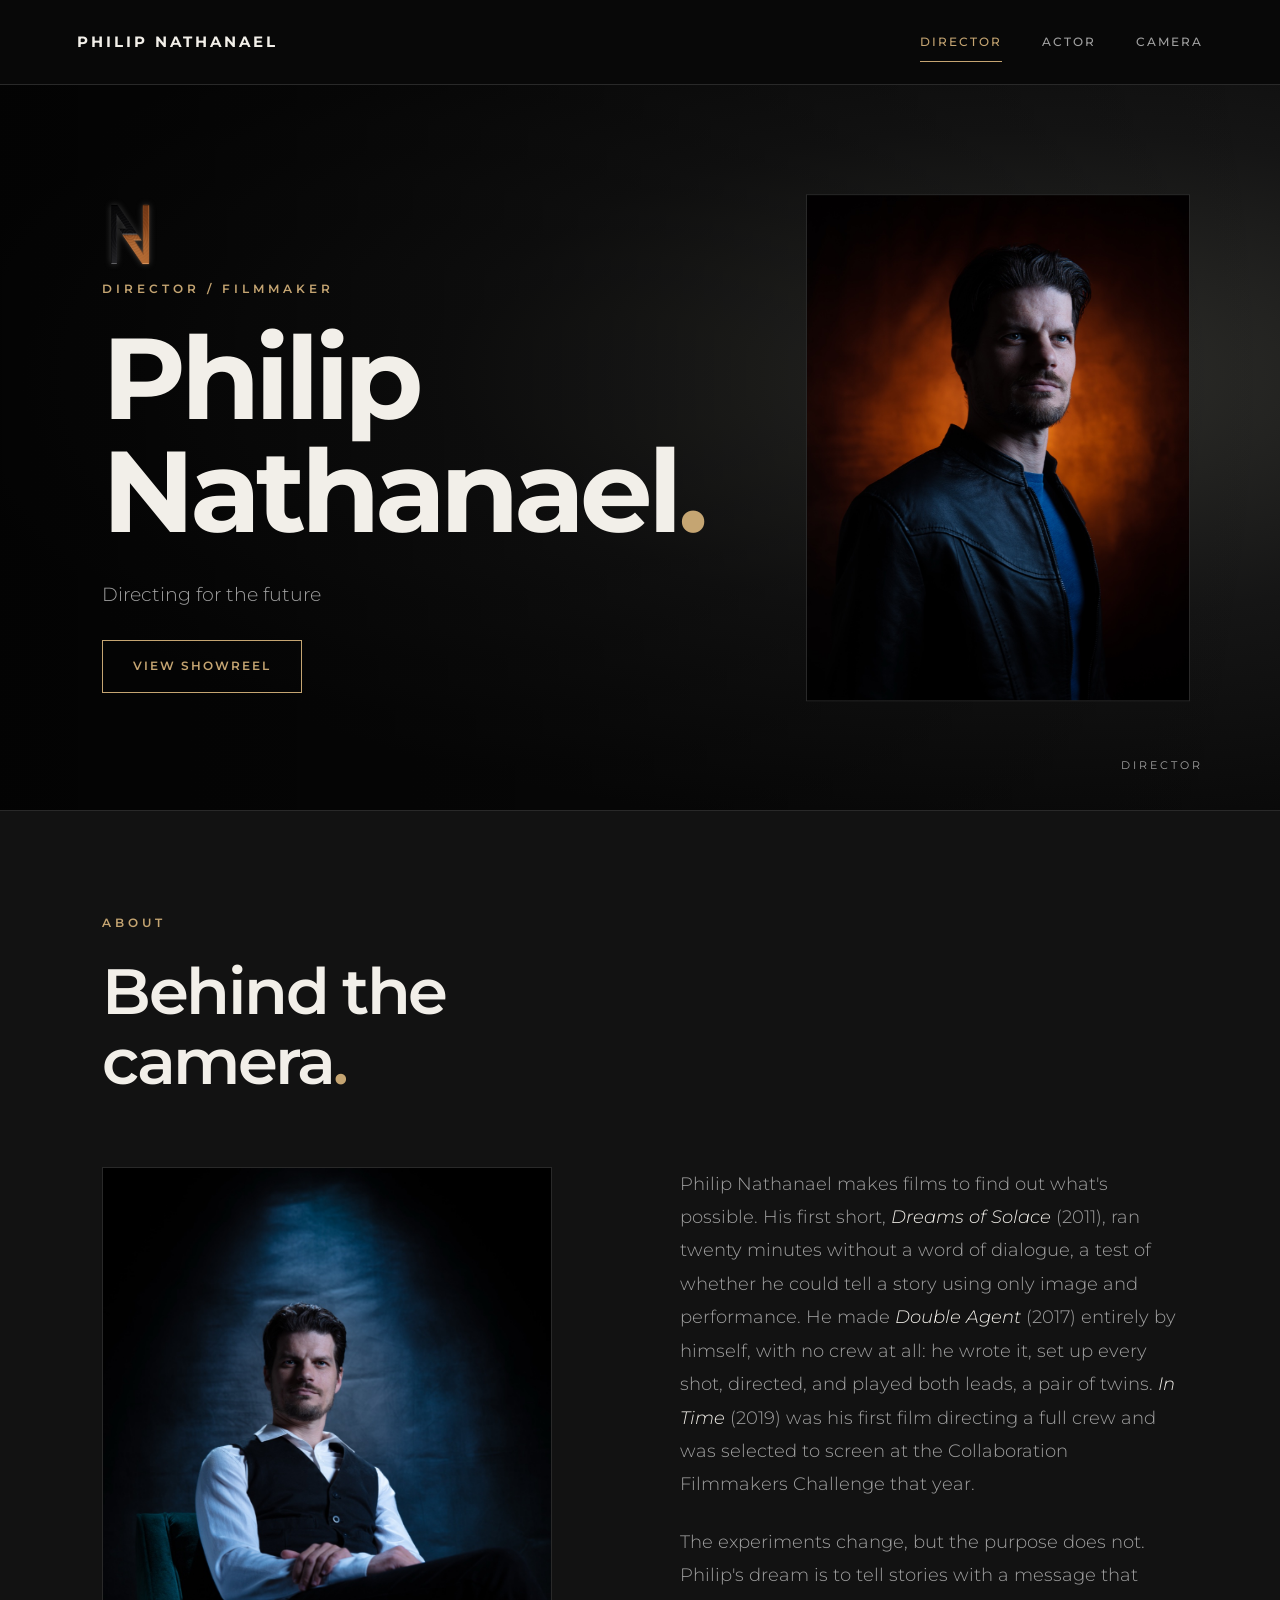
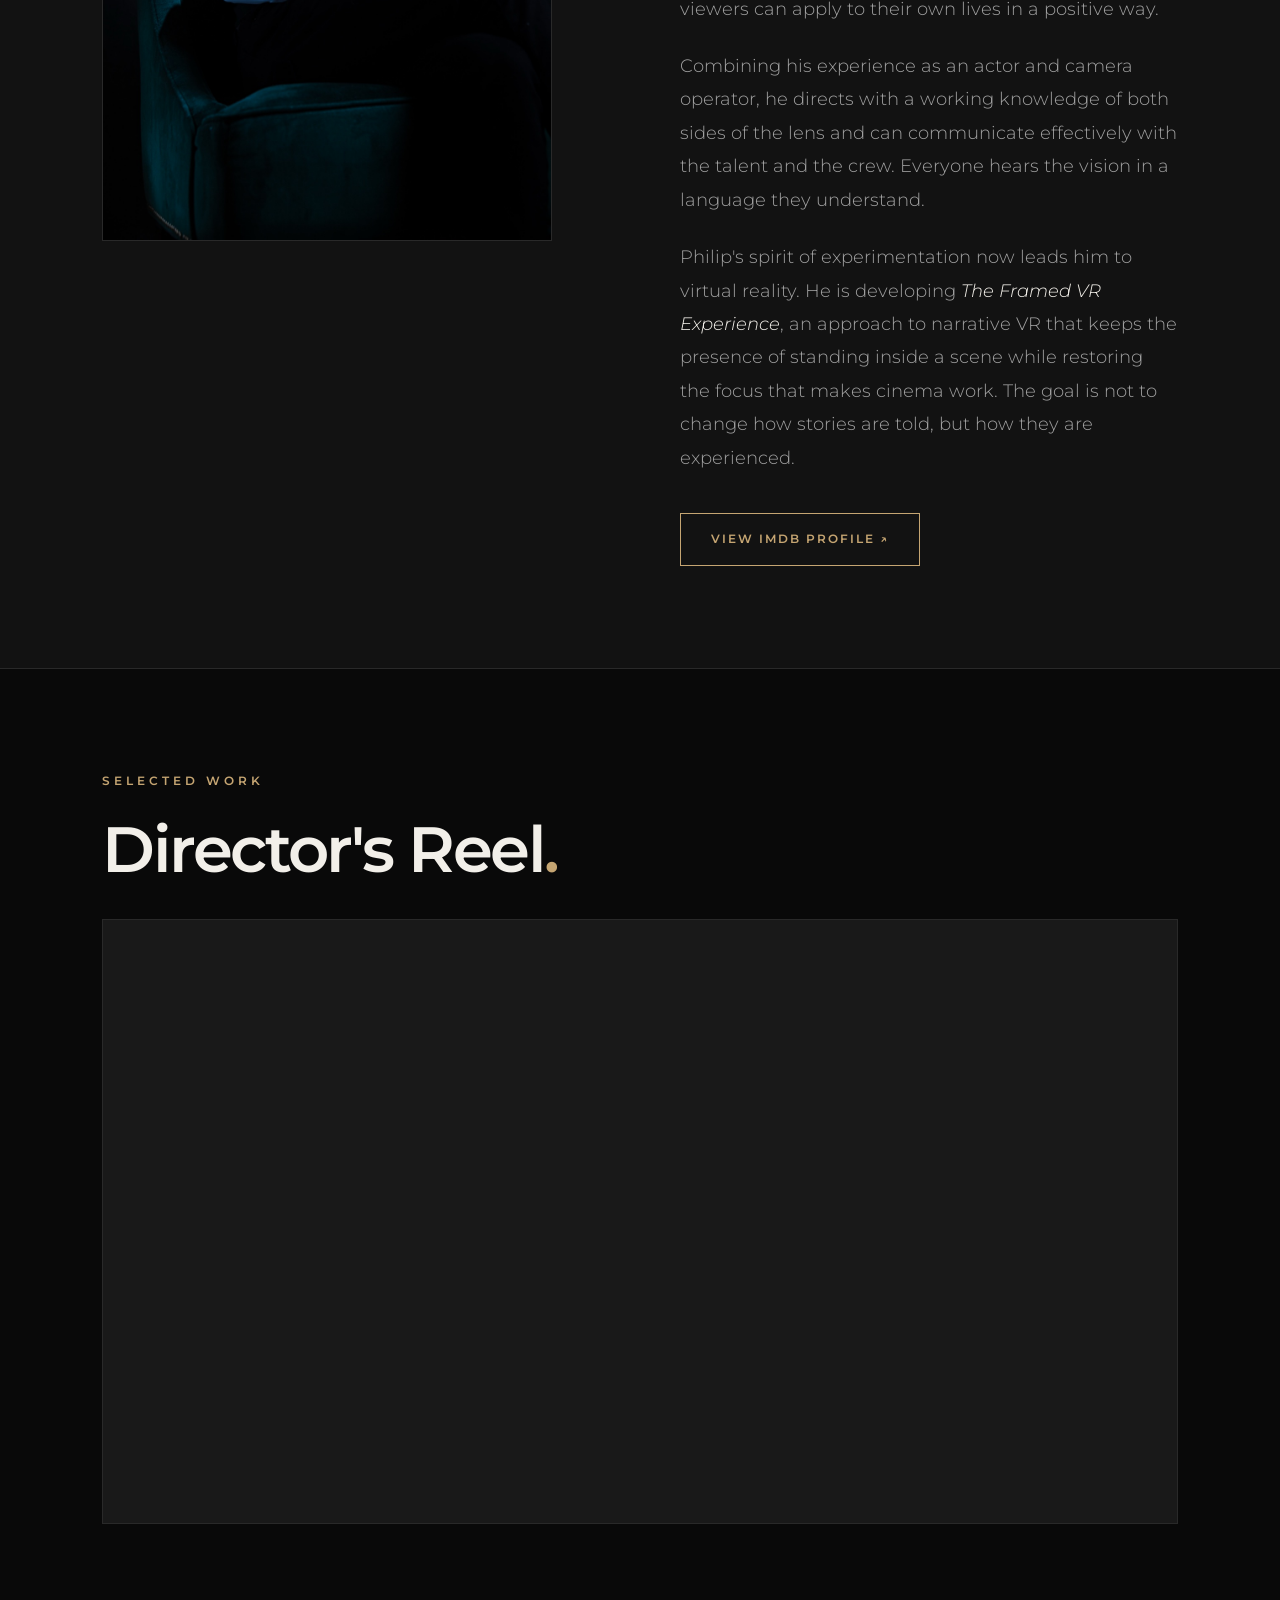
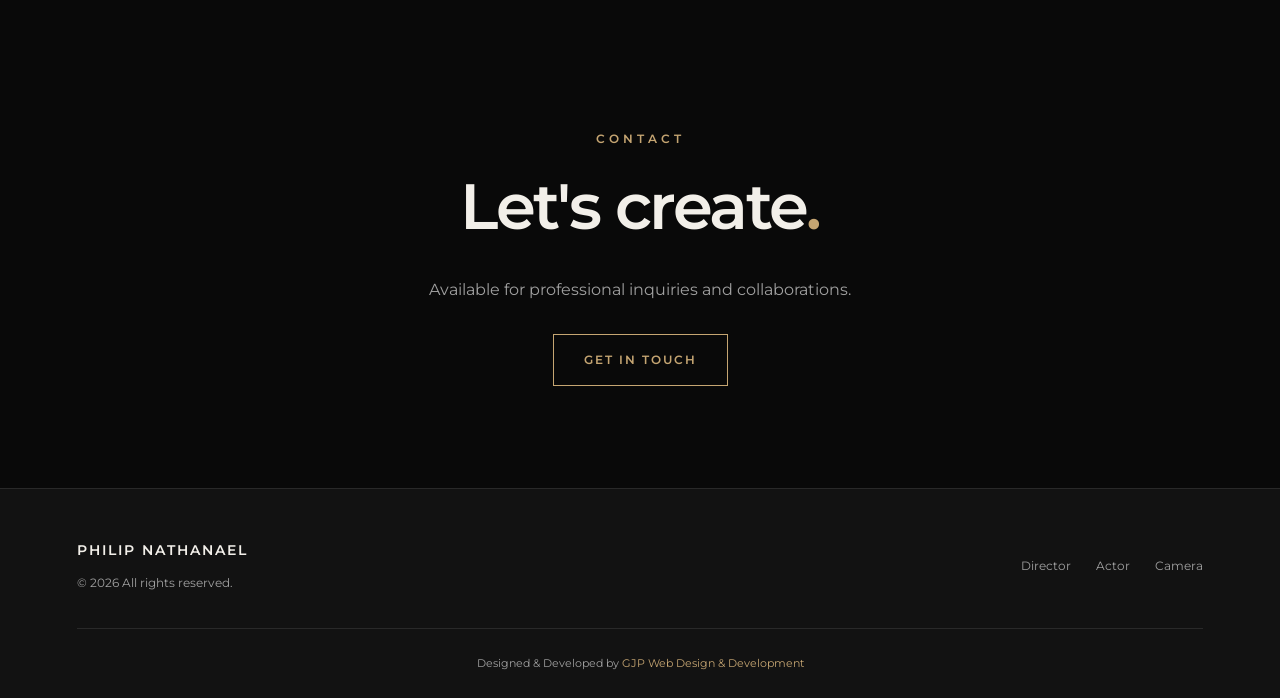
<file: index.html>
<!DOCTYPE html>
<html lang="en">

<head>
    <meta charset="UTF-8">
    <meta name="viewport" content="width=device-width, initial-scale=1.0">

    <title>Philip Nathanael | Director</title>
    <meta name="description"
        content="Philip Nathanael — Director, actor, and filmmaker. Explore his professional work and showreel.">

    <link rel="stylesheet" href="css/style.css">

    <link rel="preconnect" href="https://fonts.googleapis.com">
    <link rel="preconnect" href="https://fonts.gstatic.com" crossorigin>

    <link href="https://fonts.googleapis.com/css2?family=Montserrat:wght@300;400;500;600;700;800&display=swap"
        rel="stylesheet">
</head>

<body>

    <!-- HEADER -->

    <header class="site-header">
        <a href="index.html" class="brand">
            PHILIP NATHANAEL
        </a>

        <button class="menu-toggle" aria-label="Toggle navigation" aria-controls="main-navigation"
            aria-expanded="false">
            <span></span>
            <span></span>
            <span></span>
        </button>

        <nav class="site-nav" id="main-navigation">
            <a href="index.html" class="active" aria-current="page">Director</a>
            <a href="actor.html">Actor</a>
            <a href="camera.html">Camera</a>
        </nav>
    </header>

    <main>

        <!-- HERO -->

        <section class="hero director-hero">
            <div class="hero-overlay"></div>

            <div class="hero-content">

                <!-- DIRECTOR BRAND SYMBOL -->
                <img src="assets/images/PN-director-logo-FINAL.png" alt="Philip Nathanael Director Logo"
                    class="director-small-logo">

                <p class="eyebrow">Director / Filmmaker</p>

                <h1>Philip<br>Nathanael<span>.</span></h1>

                <p class="hero-description">
                    Directing for the future
                </p>

                <a href="#showreel" class="button">
                    View Showreel
                </a>
            </div>

            <!-- DIRECTOR HERO PORTRAIT -->
            <img src="assets/images/director-hero-optimized.jpg" alt="Philip Nathanael director portrait"
                class="director-hero-photo">


            <div class="hero-index">
                DIRECTOR
            </div>
        </section>
        <!-- ABOUT -->

        <section class="section about-section">

            <div class="container about-grid director-about-grid">


            <div>
                <p class="eyebrow">About</p>
                <h2>Behind the<br>camera<span>.</span></h2>
            </div>

            <!-- DIRECTOR ABOUT PORTRAIT -->
            <img src="assets/images/director-about-optimized.jpg" alt="Philip Nathanael" class="director-about-photo"
                loading="lazy">


            <div class="about-content">

                <p>
                    Philip Nathanael makes films to find out what's possible.
                    His first short, <em>Dreams of Solace</em> (2011), ran
                    twenty minutes without a word of dialogue, a test of
                    whether he could tell a story using only image and
                    performance. He made <em>Double Agent</em> (2017)
                    entirely by himself, with no crew at all: he wrote it,
                    set up every shot, directed, and played both leads,
                    a pair of twins. <em>In Time</em> (2019) was his first
                    film directing a full crew and was selected to screen
                    at the Collaboration Filmmakers Challenge that year.
                </p>

                <p>
                    The experiments change, but the purpose does not.
                    Philip's dream is to tell stories with a message that
                    viewers can apply to their own lives in a positive way.
                </p>

                <p>
                    Combining his experience as an actor and camera
                    operator, he directs with a working knowledge of
                    both sides of the lens and can communicate
                    effectively with the talent and the crew. Everyone
                    hears the vision in a language they understand.
                </p>

                <p>
                    Philip's spirit of experimentation now leads him
                    to virtual reality. He is developing
                    <em>The Framed VR Experience</em>, an approach to
                    narrative VR that keeps the presence of standing
                    inside a scene while restoring the focus that
                    makes cinema work. The goal is not to change how
                    stories are told, but how they are experienced.
                </p>

                <a href="https://www.imdb.com/name/nm2859904/" target="_blank" rel="noopener noreferrer" class="button">
                    View IMDb Profile &#8599;
                </a>

            </div>

            </div>

        </section>

        <!-- SHOWREEL -->

        <section class="section reel-section" id="showreel">

            <div class="container">

                <p class="eyebrow">Selected Work</p>

                <h2>Director's Reel<span>.</span></h2>

                <div class="video-container">
                    <iframe src="https://www.youtube-nocookie.com/embed/kjG0gjmBY6Y"
                        title="Philip Nathanael Director Reel" loading="lazy"
                        allow="accelerometer; autoplay; clipboard-write; encrypted-media; gyroscope; picture-in-picture; web-share"
                        allowfullscreen>
                    </iframe>
                </div>

            </div>

        </section>

        <!-- ABOUT -->






        </section>

        <!-- CONTACT -->

        <section class="section contact-section">

            <div class="container">

                <p class="eyebrow">Contact</p>

                <h2>Let's create<span>.</span></h2>

                <p>Available for professional inquiries and collaborations.</p>

                <a href="tel:+13236955225" class="button">
                    Get in Touch
                </a>

            </div>

        </section>

    </main>

    <!-- FOOTER -->

    <footer class="site-footer">

        <div class="footer-content">

            <div>
                <p class="footer-brand">PHILIP NATHANAEL</p>
                <p>&copy; <span id="year">2026</span> All rights reserved.</p>
            </div>

            <div class="footer-links">
                <a href="index.html">Director</a>
                <a href="actor.html">Actor</a>
                <a href="camera.html">Camera</a>
            </div>

        </div>

        <div class="footer-credit">
            Designed &amp; Developed by
            <a href="https://gabrieljperez.com" target="_blank" rel="noopener noreferrer">
                GJP Web Design &amp; Development
            </a>
        </div>

    </footer>

    <script src="js/main.js"></script>

</body>

</html>
</file>
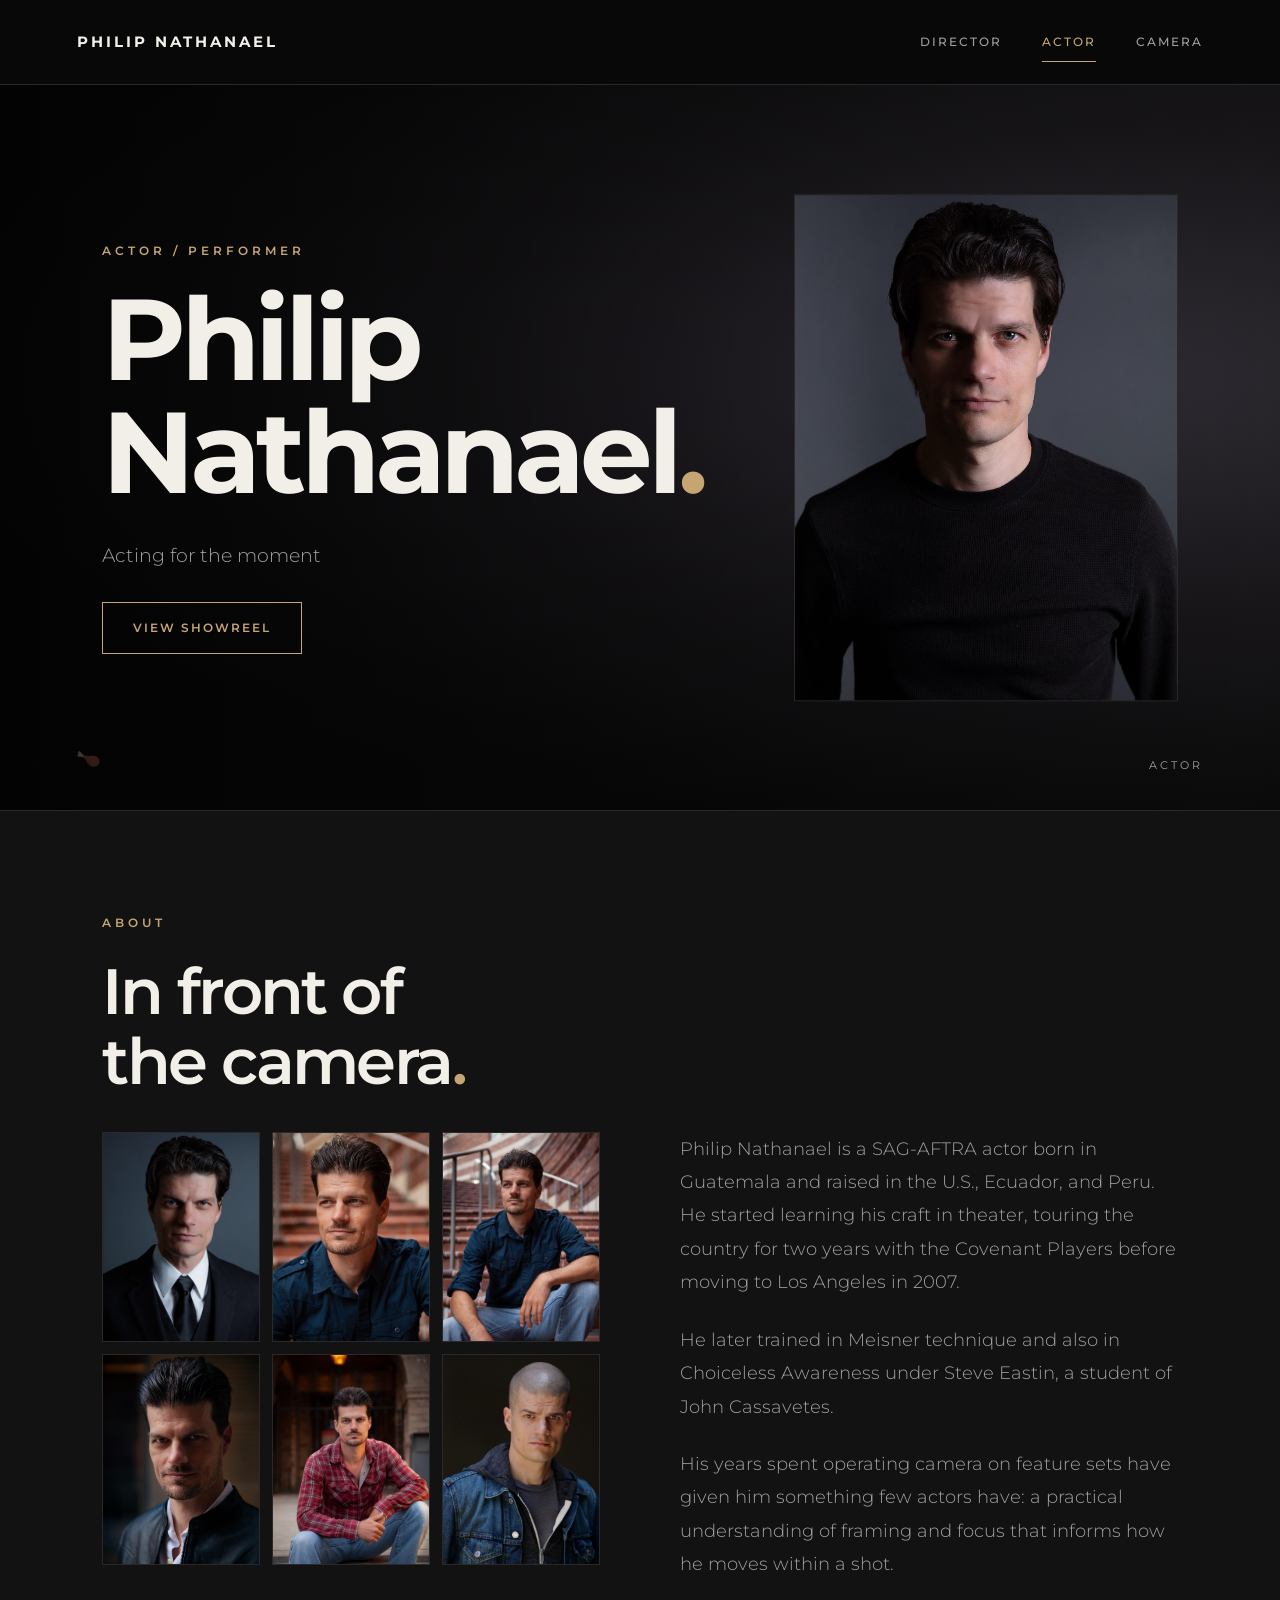
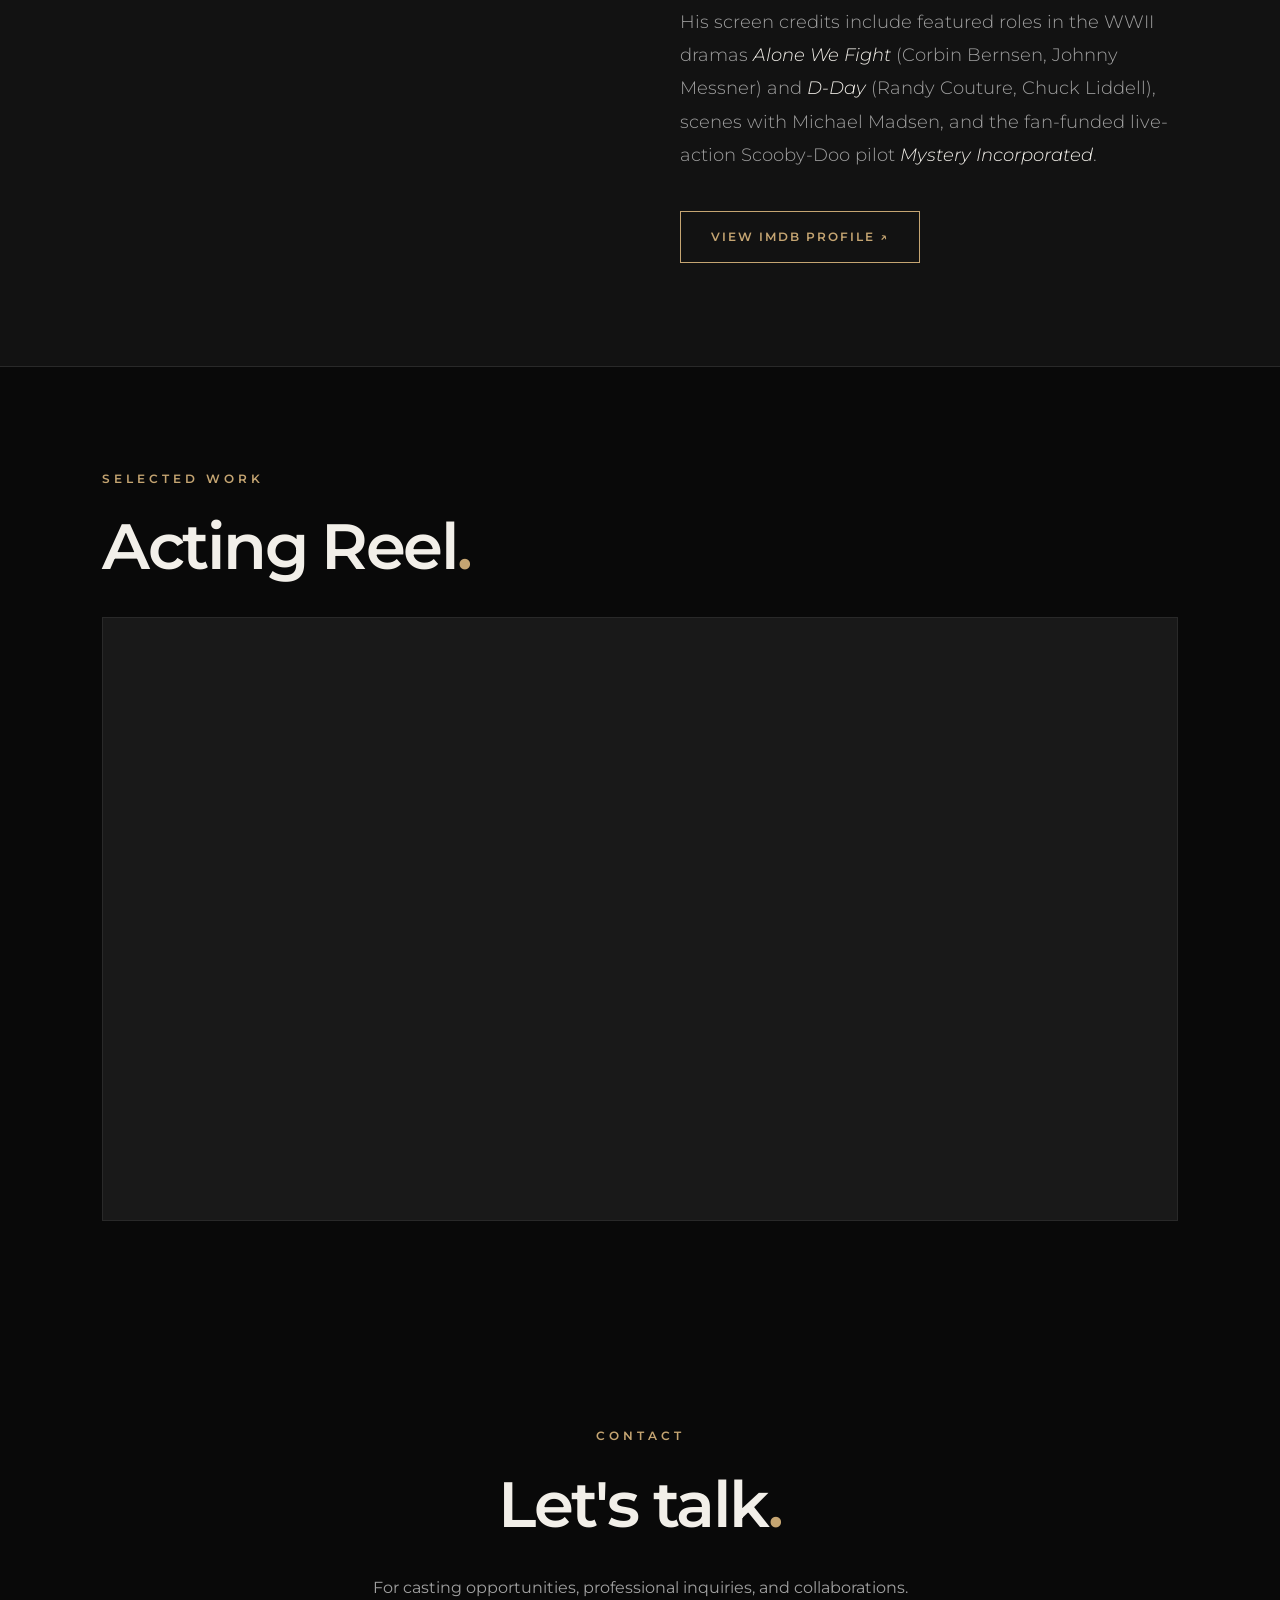
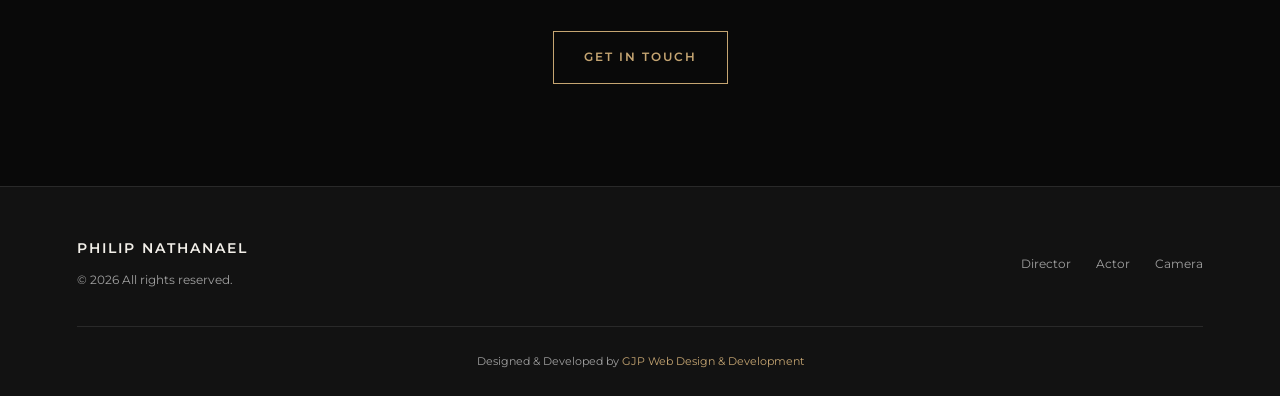
<file: actor.html>
<!DOCTYPE html>
<html lang="en">

<head>
    <meta charset="UTF-8">
    <meta name="viewport" content="width=device-width, initial-scale=1.0">

    <title>Philip Nathanael | Actor</title>

    <meta name="description"
        content="Explore Philip Nathanael's acting portfolio, professional credits, and performance reel.">

    <link rel="stylesheet" href="css/style.css">

    <link rel="preconnect" href="https://fonts.googleapis.com">
    <link rel="preconnect" href="https://fonts.gstatic.com" crossorigin>

    <link href="https://fonts.googleapis.com/css2?family=Montserrat:wght@300;400;500;600;700;800&display=swap"
        rel="stylesheet">

</head>

<body>

    <!-- HEADER -->

    <header class="site-header">

        <a href="index.html" class="brand">
            PHILIP NATHANAEL
        </a>

        <button class="menu-toggle" aria-label="Toggle navigation" aria-controls="main-navigation"
            aria-expanded="false">
            <span></span>
            <span></span>
            <span></span>
        </button>

        <nav class="site-nav" id="main-navigation">

            <a href="index.html">Director</a>

            <a href="actor.html" class="active" aria-current="page">Actor</a>

            <a href="camera.html">Camera</a>

        </nav>

    </header>

    <main>

        <!-- HERO -->

        <section class="hero actor-hero">

            <div class="hero-overlay"></div>

            <div class="hero-content">

                <p class="eyebrow">Actor / Performer</p>

                <h1>Philip<br>Nathanael<span>.</span></h1>

                <p class="hero-description">
                    Acting for the moment
                </p>

                <a href="#showreel" class="button">
                    View Showreel
                </a>

            </div>

            <div class="hero-index">
                ACTOR
            </div>

            <!-- ACTOR HERO PORTRAIT -->
            <img src="assets/images/actor-hero-optimized.jpg" alt="Philip Nathanael actor portrait"
                class="actor-hero-photo">

            <!-- The Fried Chicken Incident -->
            <span class="chicken-easter-egg" title="The best damn fried chicken this side of the Mississippi."
                aria-hidden="true">🍗</span>

        </section>




        <!-- ABOUT -->

        <section class="section about-section">

            <div class="container about-grid actor-about-grid">

                <div>

                    <p class="eyebrow">About</p>

                    <h2>In front of<br>the camera<span>.</span></h2>
                </div>
                <!-- ACTOR PHOTO GALLERY -->

                <div class="actor-gallery">
                    <img src="assets/images/optimized-PHIL T PICKS-12tu.jpg" alt="Philip Nathanael portrait"
                        loading="lazy">

                    <img src="assets/images/optimized-philip internet-06.jpeg" alt="Philip Nathanael portrait"
                        loading="lazy">

                    <img src="assets/images/optimized-philip internet-07.jpeg" alt="Philip Nathanael portrait"
                        loading="lazy">

                    <img src="assets/images/optimized-philip internet-09.jpeg" alt="Philip Nathanael portrait"
                        loading="lazy">

                    <img src="assets/images/optimized-philip internet-21.jpeg" alt="Philip Nathanael portrait"
                        loading="lazy">

                    <img src="assets/images/optimized-PN 1.jpg" alt="Philip Nathanael portrait" loading="lazy">
                </div>




                <div class="about-content">

                    <p>
                        Philip Nathanael is a SAG-AFTRA actor born in
                        Guatemala and raised in the U.S., Ecuador, and Peru.
                        He started learning his craft in theater, touring
                        the country for two years with the Covenant Players
                        before moving to Los Angeles in 2007.
                    </p>

                    <p>
                        He later trained in Meisner technique and also
                        in Choiceless Awareness under Steve Eastin,
                        a student of John Cassavetes.
                    </p>

                    <p>
                        His years spent operating camera on feature sets
                        have given him something few actors have:
                        a practical understanding of framing and focus
                        that informs how he moves within a shot.
                    </p>

                    <p>
                        His screen credits include featured roles in the
                        WWII dramas <em>Alone We Fight</em> (Corbin Bernsen,
                        Johnny Messner) and <em>D-Day</em> (Randy Couture,
                        Chuck Liddell), scenes with Michael Madsen, and
                        the fan-funded live-action Scooby-Doo pilot
                        <em>Mystery Incorporated</em>.
                    </p>

                    <a href="https://www.imdb.com/name/nm2859904/" target="_blank" rel="noopener noreferrer"
                        class="button">
                        View IMDb Profile &#8599;
                    </a>

                </div>

            </div>

        </section>

        <!-- ACTING REEL -->

        <section class="section reel-section" id="showreel">

            <div class="container">

                <p class="eyebrow">Selected Work</p>

                <h2>Acting Reel<span>.</span></h2>

                <div class="video-container">

                    <iframe src="https://www.youtube-nocookie.com/embed/guNySJABleo"
                        title="Philip Nathanael Acting Reel" loading="lazy"
                        allow="accelerometer; autoplay; clipboard-write; encrypted-media; gyroscope; picture-in-picture; web-share"
                        allowfullscreen>
                    </iframe>

                </div>

            </div>

        </section>

        <!-- ABOUT -->


        </section>

        <!-- CONTACT -->

        <section class="section contact-section">

            <div class="container">

                <p class="eyebrow">Contact</p>

                <h2>Let's talk<span>.</span></h2>

                <p>
                    For casting opportunities, professional inquiries,
                    and collaborations.
                </p>

                <a href="tel:+13236955225" class="button">
                    Get in Touch
                </a>

            </div>

        </section>

    </main>

    <!-- FOOTER -->

    <footer class="site-footer">

        <div class="footer-content">

            <div>

                <p class="footer-brand">PHILIP NATHANAEL</p>

                <p>&copy; <span id="year">2026</span> All rights reserved.</p>

            </div>

            <div class="footer-links">

                <a href="index.html">Director</a>

                <a href="actor.html">Actor</a>

                <a href="camera.html">Camera</a>

            </div>

        </div>

        <div class="footer-credit">

            Designed &amp; Developed by

            <a href="https://gabrieljperez.com" target="_blank" rel="noopener noreferrer">
                GJP Web Design &amp; Development
            </a>

        </div>

    </footer>

    <script src="js/main.js"></script>

</body>

</html>
</file>
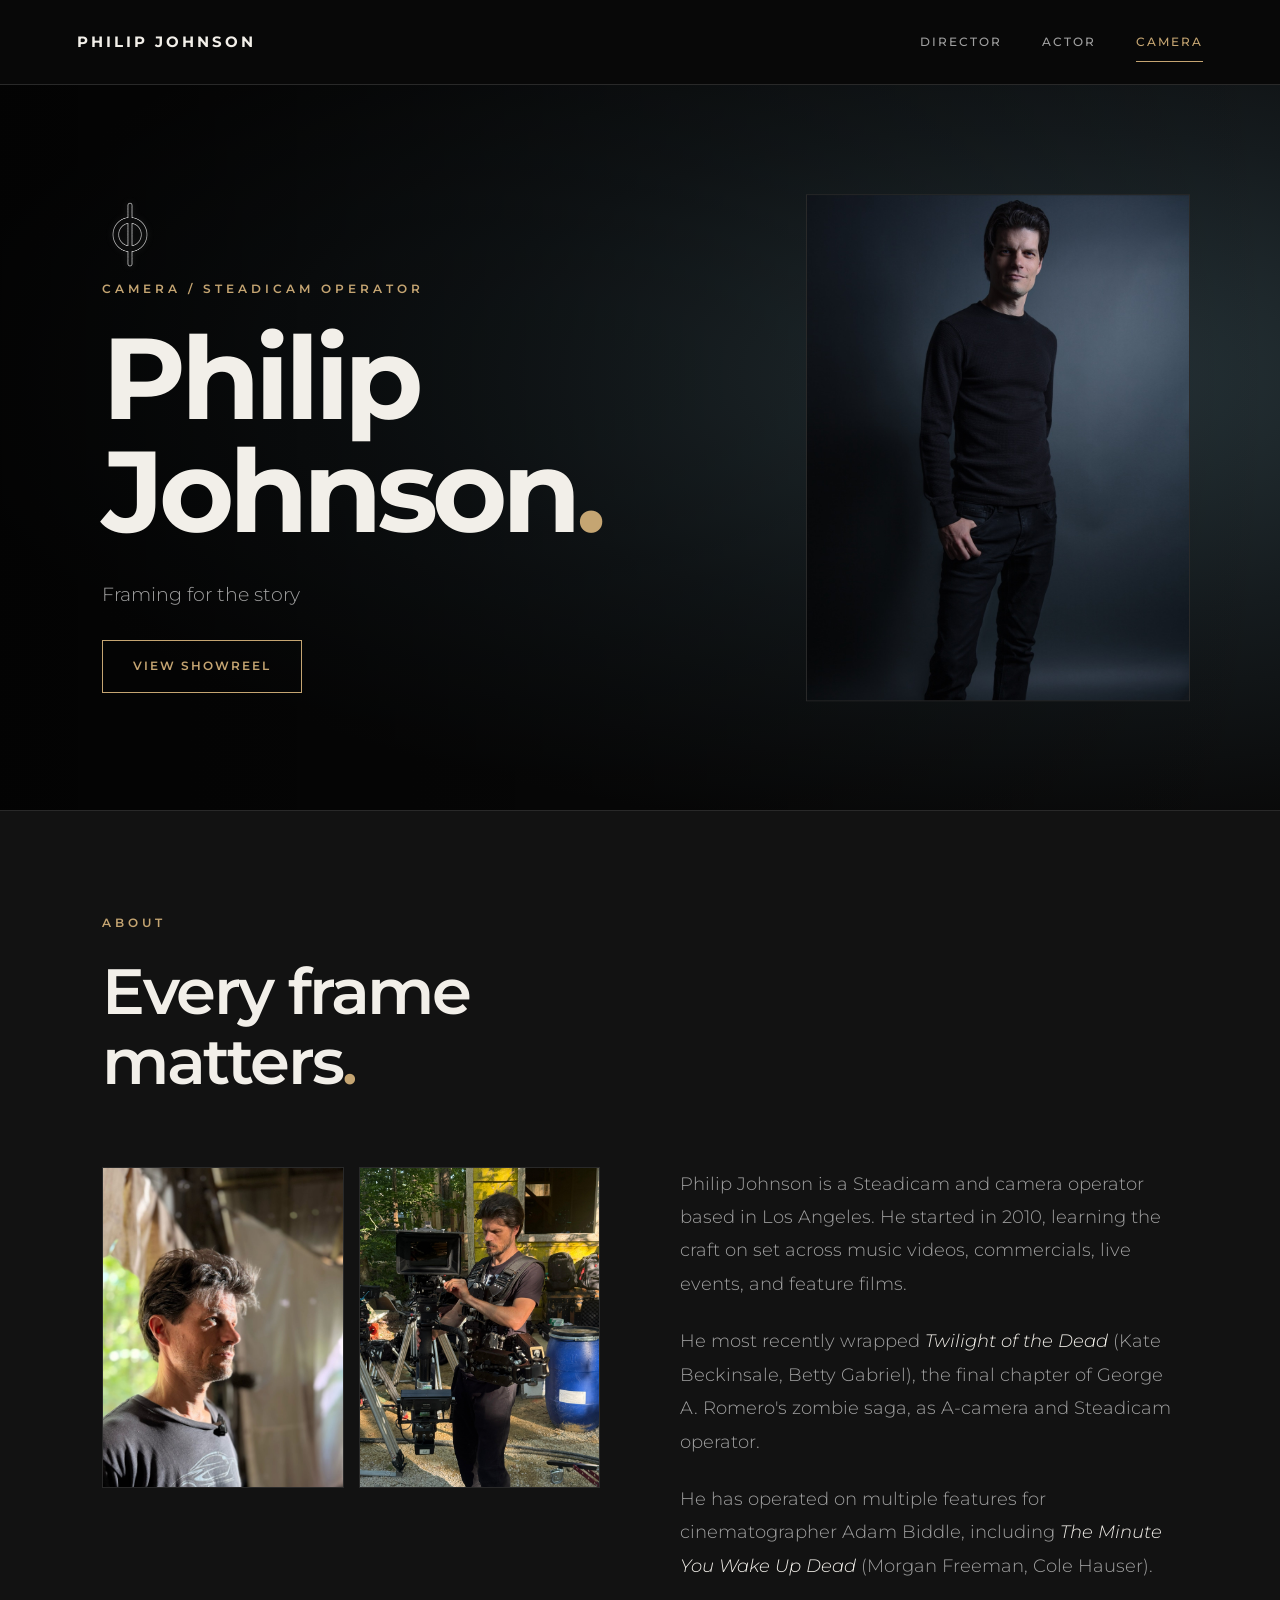
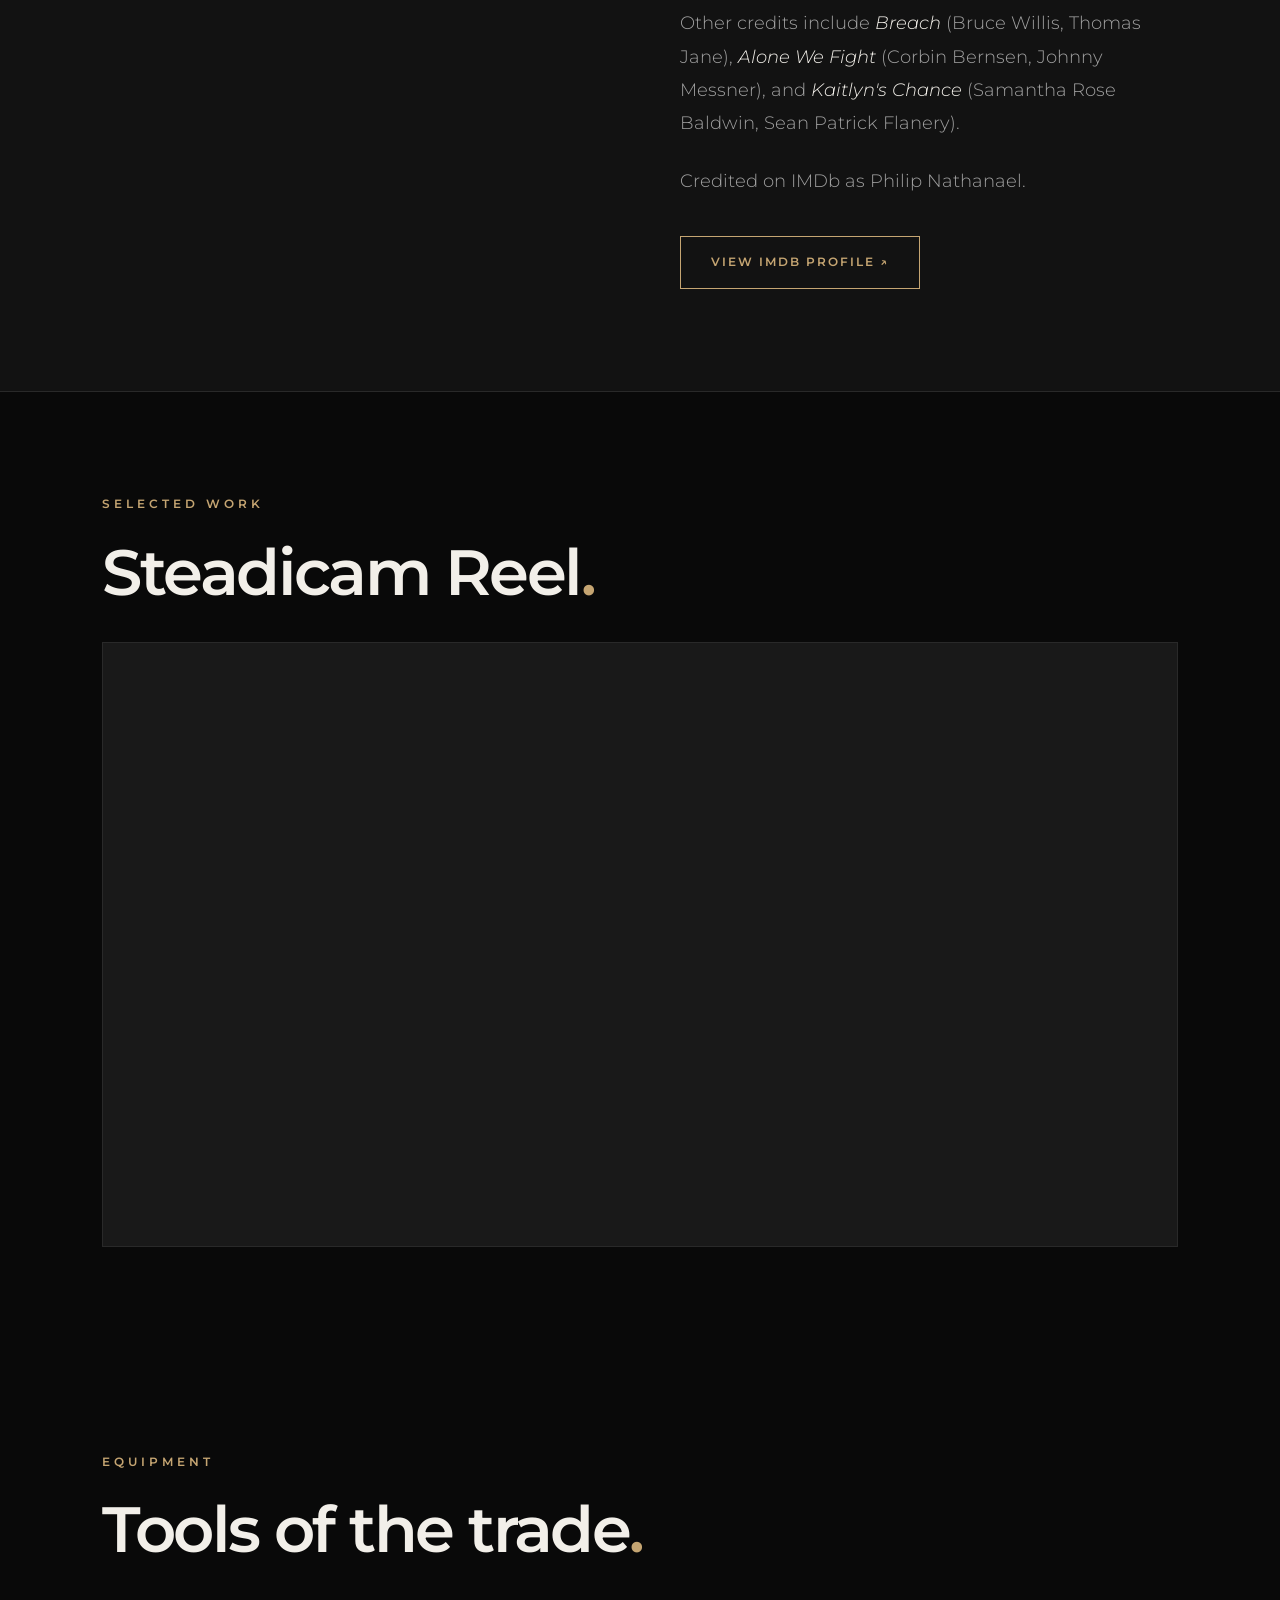
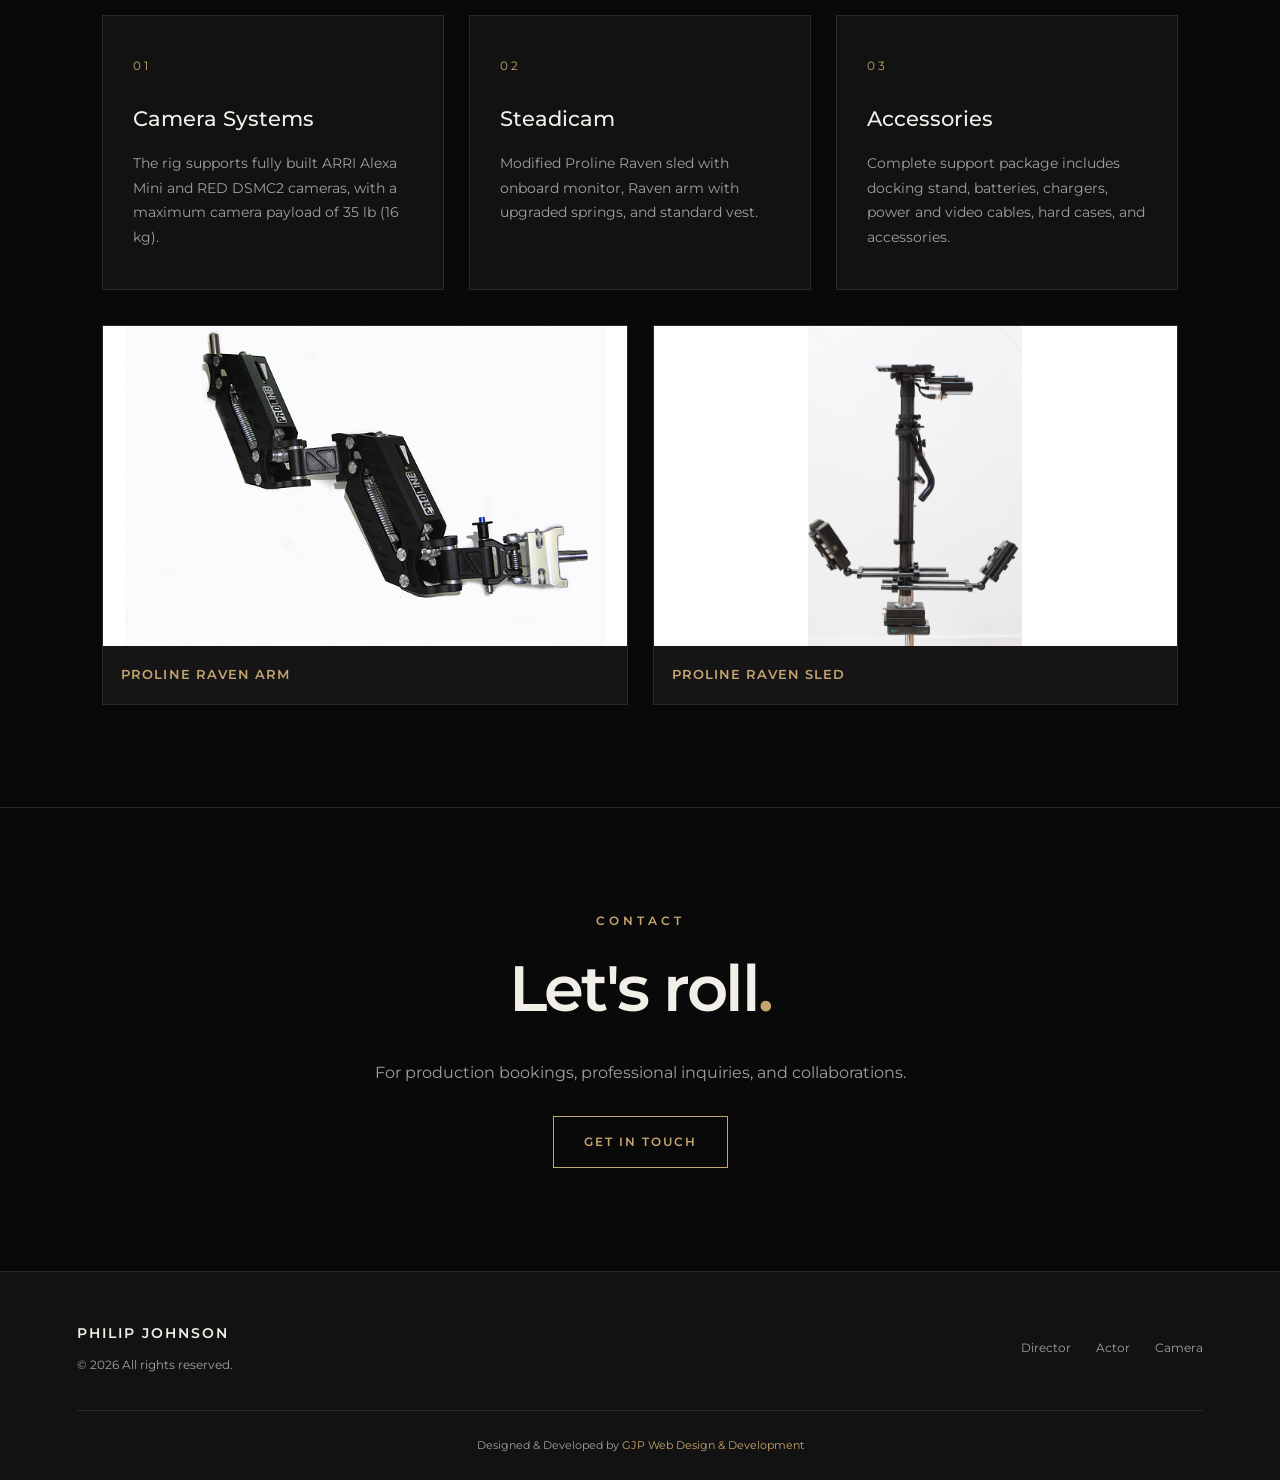
<file: camera.html>
<!DOCTYPE html>
<html lang="en">

<head>
    <meta charset="UTF-8">
    <meta name="viewport" content="width=device-width, initial-scale=1.0">

    <title>Philip Johnson | Camera & Steadicam Operator</title>

    <meta name="description"
        content="Philip Johnson — Camera and Steadicam operator. Explore his professional camera work and Steadicam reel.">

    <link rel="stylesheet" href="css/style.css">

    <link rel="preconnect" href="https://fonts.googleapis.com">
    <link rel="preconnect" href="https://fonts.gstatic.com" crossorigin>

    <link href="https://fonts.googleapis.com/css2?family=Montserrat:wght@300;400;500;600;700;800&display=swap"
        rel="stylesheet">

</head>

<body>

    <!-- HEADER -->

    <header class="site-header">

        <a href="camera.html" class="brand">
            PHILIP JOHNSON
        </a>

        <button class="menu-toggle" aria-label="Toggle navigation" aria-controls="main-navigation"
            aria-expanded="false">
            <span></span>
            <span></span>
            <span></span>
        </button>

        <nav class="site-nav" id="main-navigation">

            <a href="index.html">Director</a>
            <a href="actor.html">Actor</a>

            <a href="camera.html" class="active" aria-current="page">Camera</a>

        </nav>

    </header>

    <main>

        <!-- HERO -->

        <section class="hero camera-hero">

            <div class="hero-overlay"></div>

            <div class="hero-content">

                <!-- CAMERA BRAND SYMBOL -->
                <img src="assets/images/phi-logo-FINAL.png" alt="Philip Johnson Phi Logo" class="camera-small-logo">

                <p class="eyebrow">
                    Camera / Steadicam Operator
                </p>


                <h1>Philip<br>Johnson<span>.</span></h1>


                <p class="hero-description">
                    Framing for the story
                </p>

                <a href="#showreel" class="button">
                    View Showreel
                </a>

            </div>


            <!-- CAMERA HERO PORTRAIT -->
            <img src="assets/images/camera-hero-test.jpg" alt="Philip Johnson camera operator portrait"
                class="camera-hero-photo">


        </section>
        <!-- ABOUT -->

        <section class="section about-section">

            <div class="container about-grid camera-about-grid">

                <div>

                    <p class="eyebrow">About</p>

                    <h2>Every frame<br>matters<span>.</span></h2>

                </div>


                <!-- CAMERA ABOUT PHOTOGRAPHS -->
                <div class="camera-about-gallery">

                    <img src="assets/images/20260909_100215-d3a4.jpg" alt="Philip Johnson behind the scenes"
                        loading="lazy">

                    <img src="assets/images/IMG-20260828-WA0005.jpg" alt="Philip Johnson working with camera equipment"
                        loading="lazy">

                </div>

                <div class="about-content">

                    <p>
                        Philip Johnson is a Steadicam and camera operator
                        based in Los Angeles. He started in 2010,
                        learning the craft on set across music videos,
                        commercials, live events, and feature films.
                    </p>

                    <p>
                        He most recently wrapped <em>Twilight of the Dead</em>
                        (Kate Beckinsale, Betty Gabriel), the final chapter
                        of George A. Romero's zombie saga, as A-camera
                        and Steadicam operator.
                    </p>

                    <p>
                        He has operated on multiple features for
                        cinematographer Adam Biddle, including
                        <em>The Minute You Wake Up Dead</em>
                        (Morgan Freeman, Cole Hauser).
                    </p>

                    <p>
                        Other credits include <em>Breach</em> (Bruce Willis,
                        Thomas Jane), <em>Alone We Fight</em>
                        (Corbin Bernsen, Johnny Messner), and
                        <em>Kaitlyn's Chance</em>
                        (Samantha Rose Baldwin, Sean Patrick Flanery).
                    </p>

                    <p>
                        Credited on IMDb as Philip Nathanael.
                    </p>

                    <a href="https://www.imdb.com/name/nm2859904/" target="_blank" rel="noopener noreferrer"
                        class="button">
                        View IMDb Profile &#8599;
                    </a>

                </div>

            </div>

        </section>



        </section>
        <!-- STEADICAM REEL -->

        <section class="section reel-section" id="showreel">

            <div class="container">

                <p class="eyebrow">Selected Work</p>

                <h2>Steadicam Reel<span>.</span></h2>

                <div class="video-container">

                    <iframe src="https://www.youtube-nocookie.com/embed/HbQ6QqIF_X4"
                        title="Philip Johnson Steadicam Reel" loading="lazy"
                        allow="accelerometer; autoplay; clipboard-write; encrypted-media; gyroscope; picture-in-picture; web-share"
                        allowfullscreen>
                    </iframe>

                </div>

            </div>

        </section>

        <!-- ABOUT -->




        <!-- EQUIPMENT -->

        <section class="section equipment-section">

            <div class="container">

                <p class="eyebrow">Equipment</p>

                <h2>Tools of the trade<span>.</span></h2>


                <div class="equipment-grid">

                    <article class="equipment-card">
                        <span class="equipment-number">01</span>
                        <h3>Camera Systems</h3>
                        <p>
                            The rig supports fully built ARRI Alexa Mini and RED DSMC2 cameras, with a maximum camera
                            payload of 35 lb (16 kg).
                        </p>
                    </article>

                    <article class="equipment-card">
                        <span class="equipment-number">02</span>
                        <h3>Steadicam</h3>
                        <p>
                            Modified Proline Raven sled with onboard monitor, Raven arm with upgraded springs, and
                            standard vest.
                        </p>
                    </article>

                    <article class="equipment-card">
                        <span class="equipment-number">03</span>
                        <h3>Accessories</h3>
                        <p>
                            Complete support package includes docking stand, batteries, chargers, power and video
                            cables, hard cases, and accessories.
                        </p>
                    </article>

                </div>

                <!-- STEADICAM EQUIPMENT PHOTOGRAPHS -->
                <div class="equipment-photos">

                    <figure>
                        <img src="assets/images/Proline Arm.jpg" alt="Proline Raven Steadicam support arm"
                            loading="lazy">
                        <figcaption>Proline Raven Arm</figcaption>
                    </figure>

                    <figure>
                        <img src="assets/images/Proline Raven.jpg" alt="Proline Raven Steadicam sled" loading="lazy">
                        <figcaption>Proline Raven Sled</figcaption>
                    </figure>

                </div>


        </section>

        <!-- CONTACT -->

        <section class="section contact-section">

            <div class="container">

                <p class="eyebrow">Contact</p>

                <h2>Let's roll<span>.</span></h2>

                <p>
                    For production bookings, professional inquiries,
                    and collaborations.
                </p>

                <a href="tel:+13236955225" class="button">
                    Get in Touch
                </a>

            </div>

        </section>

    </main>

    <!-- FOOTER -->

    <footer class="site-footer">

        <div class="footer-content">

            <div>

                <p class="footer-brand">PHILIP JOHNSON</p>

                <p>&copy; <span id="year">2026</span> All rights reserved.</p>

            </div>

            <div class="footer-links">

                <a href="index.html">Director</a>
                <a href="actor.html">Actor</a>
                <a href="camera.html">Camera</a>

            </div>

        </div>

        <div class="footer-credit">

            Designed &amp; Developed by

            <a href="https://gabrieljperez.com" target="_blank" rel="noopener noreferrer">
                GJP Web Design &amp; Development
            </a>

        </div>

    </footer>

    <script src="js/main.js"></script>

</body>

</html>
</file>
<file: css/style.css>
/* ========================================
   PHILIP NATHANAEL
   Global Stylesheet
   GJP Web Design & Development
======================================== */

:root {
    --black: #090909;
    --charcoal: #121212;
    --surface: #191919;
    --gold: #c5a572;
    --white: #f2efe9;
    --gray: #a0a0a0;
    --border: #292929;

    --font: 'Montserrat', sans-serif;
    --max-width: 1600px;
    --header-height: 85px;
}

/* RESET */

* {
    margin: 0;
    padding: 0;
    box-sizing: border-box;
}

html {
    scroll-behavior: smooth;
    scroll-padding-top: 110px;
}

body {
    background: var(--black);
    color: var(--white);
    font-family: var(--font);
    line-height: 1.7;
}

a {
    color: inherit;
    text-decoration: none;
}

button {
    font: inherit;
}

img {
    display: block;
    max-width: 100%;
}

::selection {
    background: var(--gold);
    color: var(--black);
}

a:focus-visible,
button:focus-visible {
    outline: 2px solid var(--gold);
    outline-offset: 6px;
}

/* HEADER */

.site-header {
    position: sticky;
    top: 0;
    z-index: 100;
    min-height: var(--header-height);
    padding: 20px 6%;
    display: flex;
    justify-content: space-between;
    align-items: center;
    background: rgba(9, 9, 9, 0.96);
    backdrop-filter: blur(15px);
    border-bottom: 1px solid var(--border);
}

.brand {
    font-size: 0.95rem;
    font-weight: 700;
    letter-spacing: 3px;
}

.site-nav {
    display: flex;
    align-items: center;
    gap: 40px;
}

.site-nav a {
    position: relative;
    font-size: 0.75rem;
    font-weight: 500;
    letter-spacing: 2px;
    text-transform: uppercase;
    color: var(--gray);
    transition: color 0.3s ease;
}

.site-nav a:hover,
.site-nav a.active {
    color: var(--gold);
}

.site-nav a.active::after {
    content: '';
    position: absolute;
    bottom: -10px;
    left: 0;
    width: 100%;
    height: 1px;
    background: var(--gold);
}

.menu-toggle {
    display: none;
    background: none;
    border: none;
    cursor: pointer;
}

/* HERO */

.hero {
    position: relative;
    min-height: calc(90svh - var(--header-height));
    display: flex;
    align-items: center;
    overflow: hidden;
    padding: 100px 8%;
    background:
        radial-gradient(ellipse at 80% 40%,
            #30302c 0%,
            #151515 40%,
            #090909 75%);
}

.hero-overlay {
    position: absolute;
    inset: 0;
    background: linear-gradient(90deg,
            rgba(0, 0, 0, 0.65),
            transparent);
}

.hero-content {
    position: relative;
    z-index: 2;
    width: 100%;
    max-width: var(--max-width);
    margin: 0 auto;
}

.eyebrow {
    color: var(--gold);
    font-size: 0.75rem;
    font-weight: 600;
    letter-spacing: 4px;
    text-transform: uppercase;
    margin-bottom: 22px;
}

.hero h1 {
    font-size: clamp(3rem, 9vw, 9rem);
    line-height: 0.98;
    font-weight: 700;
    letter-spacing: -0.045em;
}

.hero h1 span,
.section h2 span {
    color: var(--gold);
}

.hero-description {
    margin: 30px 0;
    font-size: clamp(1rem, 1.5vw, 1.4rem);
    font-weight: 300;
    color: var(--gray);
}

.hero-index {
    position: absolute;
    bottom: 35px;
    right: 6%;
    color: var(--gray);
    letter-spacing: 3px;
    font-size: 0.7rem;
}

/* BUTTONS */

.button {
    display: inline-flex;
    justify-content: center;
    align-items: center;
    padding: 15px 30px;
    border: 1px solid var(--gold);
    color: var(--gold);
    font-size: 0.75rem;
    font-weight: 600;
    text-transform: uppercase;
    letter-spacing: 2px;
    transition: background 0.3s ease, color 0.3s ease;
}

.button:hover {
    background: var(--gold);
    color: var(--black);
}

/* GLOBAL SECTIONS */

.section {
    padding: clamp(65px, 8vw, 140px) 8%;
}

.container {
    max-width: var(--max-width);
    margin: 0 auto;
}

.section h2 {
    font-size: clamp(2.4rem, 5vw, 5rem);
    font-weight: 600;
    line-height: 1.1;
    letter-spacing: -0.04em;
    margin-bottom: 35px;
}

/* SHOWREEL */

.reel-section {
    background: var(--black);
}

.video-container {
    width: 100%;
    aspect-ratio: 16 / 9;
    background: var(--surface);
    border: 1px solid var(--border);
    overflow: hidden;
}

.video-container iframe {
    display: block;
    width: 100%;
    height: 100%;
    border: none;
}

/* ABOUT */

.about-section {
    background: var(--charcoal);
    border-top: 1px solid var(--border);
    border-bottom: 1px solid var(--border);
}

.about-grid {
    display: grid;
    grid-template-columns: 1fr 1fr;
    gap: 80px;
    align-items: center;
}

.about-content p {
    color: var(--gray);
    font-size: 1.1rem;
    font-weight: 300;
    margin-bottom: 30px;
}

/* CONTACT */

.contact-section {
    text-align: center;
}

.contact-section p:not(.eyebrow) {
    color: var(--gray);
    margin-bottom: 30px;
}

/* FOOTER */

.site-footer {
    padding: 50px 6% 25px;
    background: var(--charcoal);
    border-top: 1px solid var(--border);
}

.footer-content {
    max-width: var(--max-width);
    margin: 0 auto;
    display: flex;
    justify-content: space-between;
    align-items: center;
    gap: 30px;
}

.footer-brand {
    color: var(--white);
    font-weight: 600;
    letter-spacing: 2px;
    font-size: 0.85rem;
    margin-bottom: 10px;
}

.site-footer p:not(.footer-brand) {
    color: var(--gray);
    font-size: 0.75rem;
}

.footer-links {
    display: flex;
    gap: 25px;
}

.footer-links a {
    color: var(--gray);
    font-size: 0.75rem;
}

.site-footer a:hover {
    color: var(--gold);
}

.footer-credit {
    max-width: var(--max-width);
    margin: 35px auto 0;
    padding-top: 25px;
    border-top: 1px solid var(--border);
    text-align: center;
    color: var(--gray);
    font-size: 0.7rem;
}

.footer-credit a {
    color: var(--gold);
}

/* MOBILE */

@media (max-width: 768px) {

    :root {
        --header-height: 70px;
    }

    .brand {
        font-size: 0.75rem;
        letter-spacing: 2px;
    }

    .menu-toggle {
        display: flex;
        flex-direction: column;
        gap: 5px;
        padding: 10px;
    }

    .menu-toggle span {
        display: block;
        width: 24px;
        height: 2px;
        background: var(--white);
    }

    .site-nav {
        display: none;
        position: absolute;
        top: 100%;
        left: 0;
        width: 100%;
        padding: 35px;
        background: var(--black);
        border-bottom: 1px solid var(--border);
        flex-direction: column;
        gap: 30px;
    }

    .site-nav.open {
        display: flex;
    }

    .hero {
        min-height: 75svh;
        padding: 70px 6%;
    }

    .eyebrow {
        letter-spacing: 2px;
    }

    .section {
        padding: 65px 6%;
    }

    .about-grid {
        grid-template-columns: 1fr;
        gap: 20px;
    }

    .footer-content {
        flex-direction: column;
        text-align: center;
    }

}

/* LARGE DISPLAYS */

@media (min-width: 1920px) {

    .hero {
        min-height: 85svh;
    }

    .site-header {
        padding: 25px 8%;
    }

    .site-nav a {
        font-size: 0.9rem;
    }

}

/* REDUCED MOTION */

@media (prefers-reduced-motion: reduce) {

    html {
        scroll-behavior: auto;
    }

    * {
        transition: none !important;
    }

}


/* ========================================
   ACTOR PAGE
======================================== */

.actor-hero {
    background:
        radial-gradient(ellipse at 80% 40%,
            #343039 0%,
            #181619 40%,
            #090909 75%);
}


/* ========================================
   THE FRIED CHICKEN INCIDENT
   If you know, you know. 🍗
======================================== */

.actor-hero .chicken-easter-egg {
    position: absolute;
    bottom: 35px;
    left: 6%;
    z-index: 3;

    font-size: 18px;
    opacity: 0.22;
    transform: rotate(-20deg);

    cursor: default;
    user-select: none;

    transition:
        opacity 0.3s ease,
        transform 0.3s ease;
}

.actor-hero .chicken-easter-egg:hover {
    opacity: 1;
    transform: rotate(0deg) scale(1.4);
}

/* ========================================
   CAMERA PAGE
======================================== */

.camera-hero {
    background:
        radial-gradient(ellipse at 80% 40%,
            #28363b 0%,
            #151b1e 40%,
            #090909 75%);
}

/* EQUIPMENT SECTION */

.equipment-section {
    background: var(--black);
    border-bottom: 1px solid var(--border);
}

.equipment-grid {
    display: grid;
    grid-template-columns: repeat(3, minmax(0, 1fr));
    gap: 25px;
    margin-top: 50px;
}

.equipment-card {
    position: relative;
    padding: 40px 30px;
    background: var(--charcoal);
    border: 1px solid var(--border);
    transition:
        border-color 0.3s ease,
        transform 0.3s ease;
}

.equipment-card:hover {
    border-color: var(--gold);
    transform: translateY(-5px);
}

.equipment-number {
    display: block;
    color: var(--gold);
    font-size: 0.75rem;
    letter-spacing: 3px;
    margin-bottom: 25px;
}

.equipment-card h3 {
    font-size: 1.3rem;
    font-weight: 500;
    margin-bottom: 15px;
}

.equipment-card p {
    color: var(--gray);
    font-size: 0.85rem;
    line-height: 1.8;
}

@media (max-width: 768px) {

    .equipment-grid {
        grid-template-columns: 1fr;
    }

}

@media (prefers-reduced-motion: reduce) {

    .equipment-card:hover {
        transform: none;
    }

}

/* ========================================
   PROFESSIONAL BIOGRAPHIES
======================================== */

.about-content {
    max-width: 750px;
}

.about-content p {
    margin-bottom: 24px;
    line-height: 1.9;
}

.about-content em {
    color: var(--white);
    font-style: italic;
}

.about-content .button {
    margin-top: 15px;
}

@media (max-width: 1100px) {
    .about-grid {
        grid-template-columns: 1fr;
        gap: 35px;
    }
}


/* DIRECTOR LOGO ABOVE NAME */

.director-hero .director-name-ending {
    position: relative;
    display: inline-block;
    color: var(--white);
}

.director-hero .director-name-ending .director-logo {
    position: absolute;
    bottom: 100%;
    left: 50%;
    transform: translateX(-50%);
    width: 0.85em;
    height: auto;
    max-height: none;
    object-fit: contain;
    opacity: 1;
    z-index: 3;
    pointer-events: none;
    filter: drop-shadow(0 0 3px rgba(220, 220, 220, 0.45));
}

@media (max-width: 768px) {
    .director-hero .director-name-ending .director-logo {
        width: 0.7em;
    }
}



/* CAMERA LOGO ABOVE "ON" IN JOHNSON */

.camera-hero .camera-name-ending {
    position: relative;
    display: inline-block;
}

.camera-hero .camera-name-ending .camera-logo {
    position: absolute;
    bottom: 100%;
    left: 50%;
    transform: translateX(-50%);
    width: 0.85em;
    height: auto;
    max-height: none;
    object-fit: contain;
    opacity: 1;
    z-index: 3;
    pointer-events: none;
    filter: drop-shadow(0 0 3px rgba(220, 220, 220, 0.35));
}

@media (max-width: 768px) {
    .camera-hero .camera-name-ending .camera-logo {
        width: 0.7em;
    }
}


/* ACTOR HERO PORTRAIT */

.actor-hero .actor-hero-photo {
    position: absolute;
    right: 8%;
    top: 50%;
    transform: translateY(-50%);
    width: clamp(240px, 30vw, 450px);
    height: min(70%, 620px);
    object-fit: cover;
    object-position: center top;
    z-index: 1;
    border: 1px solid var(--border);
}

@media (max-width: 768px) {
    .actor-hero .actor-hero-photo {
        right: -8%;
        width: 72%;
        height: 65%;
        opacity: 0.25;
    }
}

/* ACTOR PHOTO GALLERY */

.actor-gallery {
    display: grid;
    grid-template-columns: repeat(3, minmax(0, 1fr));
    gap: 12px;
    margin-top: 35px;
}

.actor-gallery img {
    width: 100%;
    aspect-ratio: 3 / 4;
    object-fit: cover;
    object-position: center top;
    border: 1px solid var(--border);
    transition: transform 0.3s ease, border-color 0.3s ease;
}

.actor-gallery img:hover {
    transform: scale(1.03);
    border-color: var(--gold);
}

@media (max-width: 768px) {
    .actor-gallery {
        grid-template-columns: repeat(2, minmax(0, 1fr));
        gap: 10px;
    }
}


/* ACTOR ABOUT SECTION: RESPONSIVE ALIGNMENT */

.actor-about-grid {
    display: grid;
    grid-template-columns: minmax(0, 1fr) minmax(0, 1fr);
    grid-template-rows: auto auto;
    column-gap: 80px;
    row-gap: 0;
    align-items: start;
}

.actor-about-grid>div:first-child {
    grid-column: 1;
    grid-row: 1;
    min-width: 0;
}

.actor-about-grid>.actor-gallery {
    grid-column: 1;
    grid-row: 2;
    margin-top: 0;
    min-width: 0;
}

.actor-about-grid>.about-content {
    grid-column: 2;
    grid-row: 2;
    padding-top: 0;
    min-width: 0;
}

@media (max-width: 1100px) {
    .actor-about-grid {
        grid-template-columns: 1fr;
        row-gap: 25px;
    }

    .actor-about-grid>div:first-child,
    .actor-about-grid>.actor-gallery,
    .actor-about-grid>.about-content {
        grid-column: 1;
        grid-row: auto;
    }
}

/* DIRECTOR HERO PORTRAIT */

.director-hero .director-hero-photo {
    position: absolute;
    top: 50%;
    right: 7%;
    transform: translateY(-50%);
    width: clamp(240px, 30vw, 450px);
    height: min(70%, 620px);
    object-fit: cover;
    object-position: center top;
    z-index: 2;
    border: 1px solid var(--border);
}

@media (max-width: 768px) {
    .director-hero .director-hero-photo {
        right: -8%;
        width: 72%;
        height: 65%;
        opacity: 0.25;
    }
}

/* DIRECTOR ABOUT PORTRAIT */

.director-about-photo {
    display: block;
    width: 100%;
    max-width: 450px;
    height: auto;
    margin-top: 35px;
    border: 1px solid var(--border);
}

@media (max-width: 768px) {
    .director-about-photo {
        max-width: 100%;
        margin-top: 25px;
    }
}

/* CAMERA HERO PORTRAIT */

.camera-hero .camera-hero-photo {
    position: absolute;
    top: 50%;
    right: 7%;
    transform: translateY(-50%);
    width: clamp(240px, 30vw, 450px);
    height: min(70%, 620px);
    object-fit: cover;
    object-position: center top;
    z-index: 2;
    border: 1px solid var(--border);
}

@media (max-width: 768px) {
    .camera-hero .camera-hero-photo {
        right: -8%;
        width: 72%;
        height: 65%;
        opacity: 0.25;
    }
}

/* CAMERA ABOUT PHOTO GALLERY */

.camera-about-gallery {
    display: grid;
    grid-template-columns: repeat(2, minmax(0, 1fr));
    gap: 15px;
    margin-top: 35px;
}

.camera-about-gallery img {
    display: block;
    width: 100%;
    aspect-ratio: 3 / 4;
    object-fit: cover;
    object-position: center top;
    border: 1px solid var(--border);
}

@media (max-width: 768px) {
    .camera-about-gallery {
        gap: 10px;
        margin-top: 25px;
    }
}


/* CAMERA EQUIPMENT PHOTOGRAPHS */

.equipment-photos {
    display: grid;
    grid-template-columns: repeat(2, minmax(0, 1fr));
    gap: 25px;
    margin-top: 35px;
}

.equipment-photos figure {
    margin: 0;
    border: 1px solid var(--border);
    background: #151515;
    overflow: hidden;
}

.equipment-photos img {
    display: block;
    width: 100%;
    height: 320px;
    object-fit: contain;
    background: #fff;
}

.equipment-photos figcaption {
    padding: 18px;
    color: var(--gold);
    font-size: 0.8rem;
    font-weight: 600;
    letter-spacing: 0.08em;
    text-transform: uppercase;
}

@media (max-width: 768px) {
    .equipment-photos {
        grid-template-columns: 1fr;
    }

    .equipment-photos img {
        height: 260px;
    }
}

/* CAMERA SMALL HERO LOGO */

.camera-hero .camera-small-logo {
    display: block;
    width: 55px;
    height: 65px;
    object-fit: contain;
    margin-bottom: 12px;
    filter: drop-shadow(0 0 3px rgba(220, 220, 220, 0.25));
}

@media (max-width: 768px) {
    .camera-hero .camera-small-logo {
        width: 42px;
        height: 50px;
        margin-bottom: 10px;
    }
}

/* DIRECTOR SMALL HERO LOGO */

.director-hero .director-small-logo {
    display: block;
    width: 55px;
    height: 65px;
    object-fit: contain;
    margin-bottom: 12px;
    filter: drop-shadow(0 0 3px rgba(220, 220, 220, 0.25));
}

@media (max-width: 768px) {
    .director-hero .director-small-logo {
        width: 42px;
        height: 50px;
        margin-bottom: 10px;
    }
}

/* FINAL BIOGRAPHY ALIGNMENT - DIRECTOR & CAMERA */

@media (min-width: 1101px) {

    .director-hero + .about-section .about-content,
    .camera-hero + .about-section .about-content {
        padding-top: 0;
        align-self: start;
    }

}

/* DIRECTOR ABOUT - ALIGN BIO WITH PORTRAIT */

@media (min-width: 1101px) {
    .director-about-grid {
        display: grid;
        grid-template-columns: minmax(0, 1fr) minmax(0, 1fr);
        grid-template-rows: auto 1fr;
        column-gap: 80px;
        row-gap: 35px;
        align-items: start;
    }

    .director-about-grid > div:first-child {
        grid-column: 1;
        grid-row: 1;
    }

    .director-about-grid > .director-about-photo {
        grid-column: 1;
        grid-row: 2;
        margin-top: 0;
    }

    .director-about-grid > .about-content {
        grid-column: 2;
        grid-row: 2;
        padding-top: 0;
        align-self: start;
    }

    .director-about-grid > .about-content > p:first-child {
        margin-top: 0;
    }
}

/* DIRECTOR ABOUT - TABLET AND MOBILE */

@media (max-width: 1100px) {
    .director-about-grid {
        display: grid;
        grid-template-columns: 1fr;
        gap: 25px;
    }

    .director-about-grid > .director-about-photo {
        margin-top: 0;
    }
}

/* CAMERA ABOUT - ALIGN BIOGRAPHY WITH PHOTOGRAPHS */

@media (min-width: 1101px) {
    .camera-about-grid {
        display: grid;
        grid-template-columns: minmax(0, 1fr) minmax(0, 1fr);
        grid-template-rows: auto 1fr;
        column-gap: 80px;
        row-gap: 35px;
        align-items: start;
    }

    .camera-about-grid > div:first-child {
        grid-column: 1;
        grid-row: 1;
    }

    .camera-about-grid > .camera-about-gallery {
        grid-column: 1;
        grid-row: 2;
        margin-top: 0;
    }

    .camera-about-grid > .about-content {
        grid-column: 2;
        grid-row: 2;
        padding-top: 0;
        align-self: start;
    }

    .camera-about-grid > .about-content > p:first-child {
        margin-top: 0;
    }
}

@media (max-width: 1100px) {
    .camera-about-grid {
        display: grid;
        grid-template-columns: 1fr;
        gap: 25px;
    }

    .camera-about-grid > .camera-about-gallery {
        margin-top: 0;
    }
}
</file>
